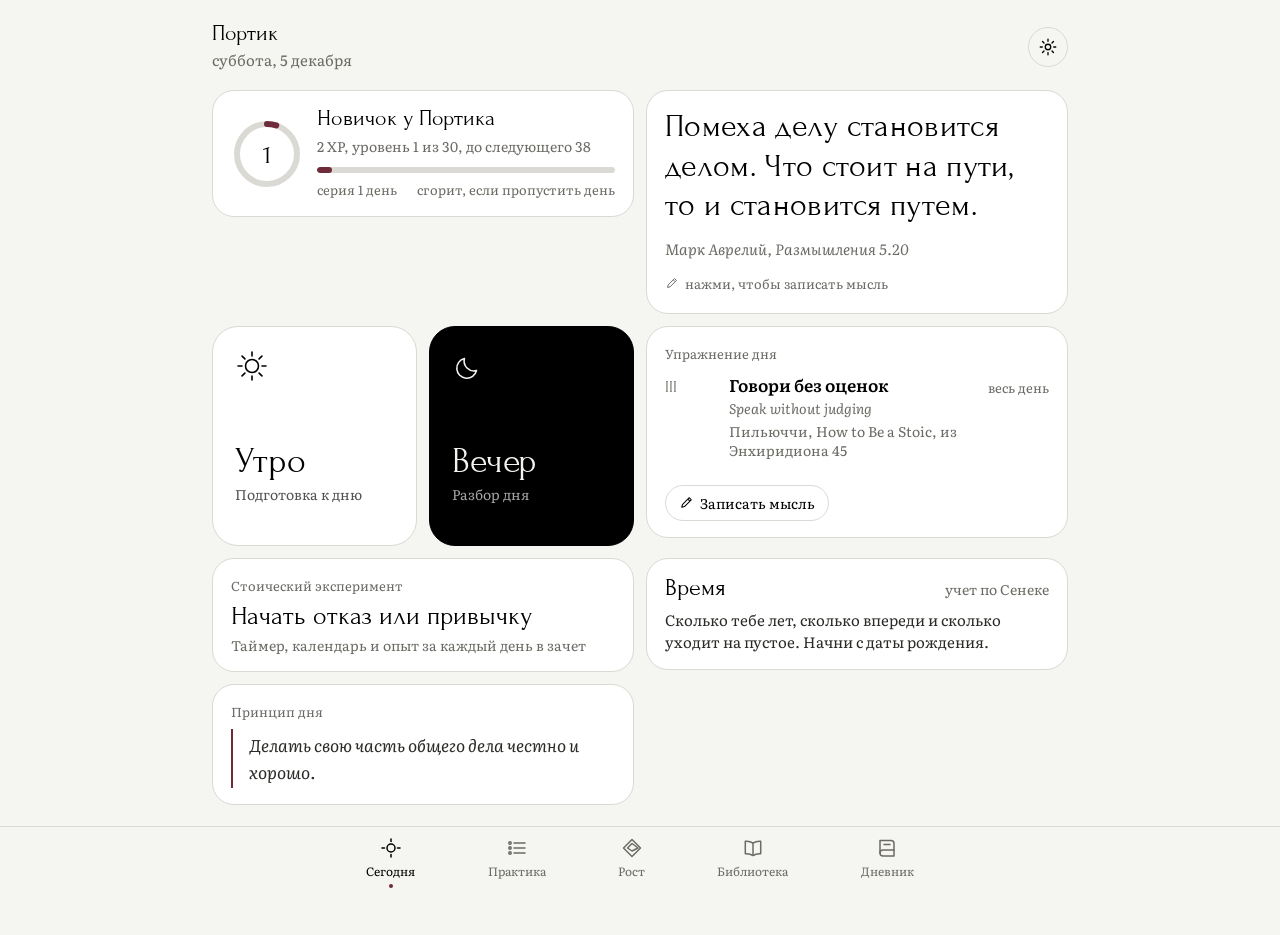
<file: index.html>
<!doctype html>
<html lang="ru">
<head>
<meta charset="utf-8">
<meta http-equiv="Content-Security-Policy" content="default-src 'self'; script-src 'self'; style-src 'self' 'unsafe-inline'; img-src 'self' data: blob:; font-src 'self'; connect-src 'self' https://api.dictionaryapi.dev https://api.mymemory.translated.net; worker-src 'self' blob:; object-src 'none'; base-uri 'self'; form-action 'none'">
<meta name="referrer" content="no-referrer">
<meta name="viewport" content="width=device-width, initial-scale=1, viewport-fit=cover">
<title>Портик: стоическая практика</title>
<meta name="description" content="Стоическая практика на каждый день: утро и вечер, упражнения, добродетель, учение и учет времени по Сенеке.">
<meta name="theme-color" content="#F5F5F2" media="(prefers-color-scheme: light)">
<meta name="theme-color" content="#000000" media="(prefers-color-scheme: dark)">
<meta name="apple-mobile-web-app-capable" content="yes">
<meta name="mobile-web-app-capable" content="yes">
<meta name="apple-mobile-web-app-status-bar-style" content="default">
<meta name="apple-mobile-web-app-title" content="Портик">
<link rel="manifest" href="manifest.webmanifest">
<link rel="icon" type="image/png" href="icons/icon-192.png">
<link rel="apple-touch-icon" href="icons/apple-touch-icon.png">
<link rel="preload" href="fonts/literata.woff2" as="font" type="font/woff2" crossorigin>
<link rel="preload" href="fonts/forum.woff2" as="font" type="font/woff2" crossorigin>
<script src="theme.js"></script>
<link rel="stylesheet" href="app.css">
<script src="app.js" defer></script>
</head>
<body>
<div id="main" class="app"></div>
<nav class="tabbar" aria-label="Разделы"><div class="tabbar-inner" id="tabs"></div></nav>
<div id="sheet"></div>
<div id="reader"></div>
<div id="toast" role="status" aria-live="polite"></div>
</body>
</html>
</file>
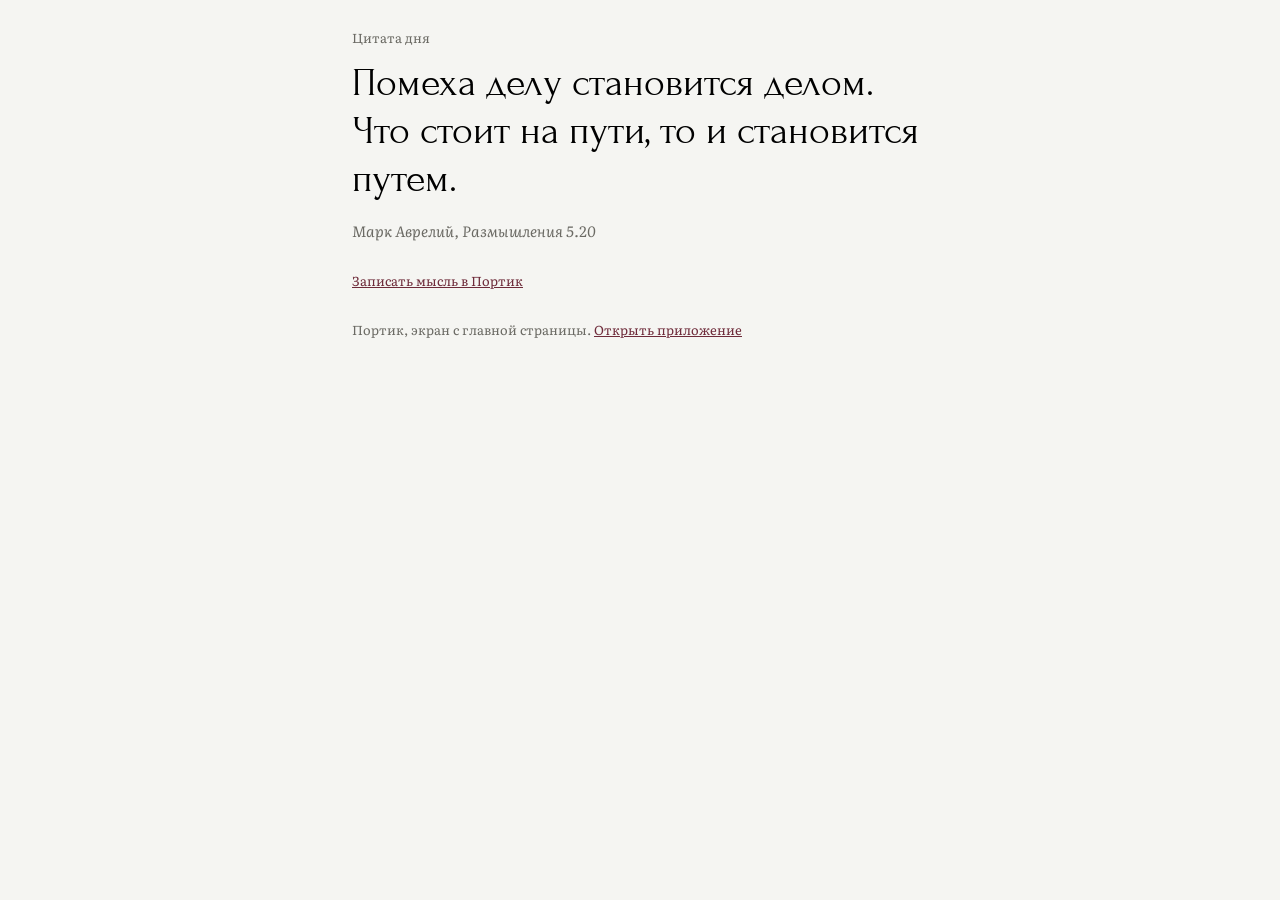
<file: w 11.53.07.html>
<!doctype html>
<html lang="ru">
<head>
<meta charset="utf-8">
<meta http-equiv="Content-Security-Policy" content="default-src 'self'; script-src 'self'; style-src 'self' 'unsafe-inline'; img-src 'self' data:; font-src 'self'; object-src 'none'; base-uri 'self'">
<meta name="referrer" content="no-referrer">
<meta name="viewport" content="width=device-width, initial-scale=1, viewport-fit=cover">
<title>Портик</title>
<meta name="apple-mobile-web-app-capable" content="yes">
<meta name="mobile-web-app-capable" content="yes">
<meta name="apple-mobile-web-app-status-bar-style" content="default">
<meta name="apple-mobile-web-app-title" content="Портик" id="apptitle">
<meta name="theme-color" content="#F5F5F2" media="(prefers-color-scheme: light)">
<meta name="theme-color" content="#000000" media="(prefers-color-scheme: dark)">
<link rel="apple-touch-icon" href="icons/apple-touch-icon.png">
<link rel="icon" type="image/png" href="icons/icon-192.png">
<style>
@font-face{font-family:'Forum';src:url('fonts/forum.woff2') format('woff2');font-weight:400;font-style:normal;font-display:swap}
@font-face{font-family:'Literata';src:url('fonts/literata.woff2') format('woff2');font-weight:400 600;font-style:normal;font-display:swap}
@font-face{font-family:'Literata';src:url('fonts/literata-italic.woff2') format('woff2');font-weight:400;font-style:italic;font-display:swap}
:root{--paper:#F5F5F2;--ink:#000;--text:#2A2A27;--stone:#6B6A64;--rule:#DAD9D3;--accent:#6E2B3A;color-scheme:light;padding-top:env(safe-area-inset-top,0px);padding-bottom:env(safe-area-inset-bottom,0px)}
@media (prefers-color-scheme:dark){:root{--paper:#000;--ink:#fff;--text:#E6E6E1;--stone:#9A9992;--rule:#2C2C2A;--accent:#D58C99;color-scheme:dark}}
*{box-sizing:border-box}html,body{background:var(--paper);margin:0;min-height:100%}
body{color:var(--text);font-family:'Literata',Georgia,serif;font-size:17px;line-height:1.6;-webkit-text-size-adjust:100%;padding:28px 22px 40px;max-width:620px;margin:0 auto;overflow-wrap:break-word}
.k{font-size:13px;color:var(--stone);margin:0 0 10px}
.q{font-family:'Forum','Times New Roman',serif;color:var(--ink);font-size:clamp(28px,7.6vw,40px);line-height:1.2;margin:0}
cite{display:block;margin-top:16px;font-style:italic;font-size:15px;color:var(--stone)}
h1{font-family:'Forum','Times New Roman',serif;font-weight:400;color:var(--ink);font-size:clamp(30px,8.6vw,38px);line-height:1.1;margin:0 0 6px;-webkit-hyphens:auto;hyphens:auto}
.m{font-size:14px;color:var(--stone);margin:0 0 18px}
ol{margin:0;padding:0;list-style:none;counter-reset:s}
ol li{counter-increment:s;display:grid;grid-template-columns:30px 1fr;gap:8px;padding:9px 0;border-top:1px solid var(--rule)}
ol li::before{content:counter(s);font-family:'Forum',serif;color:var(--stone);font-size:19px}
.big{font-family:'Forum','Times New Roman',serif;color:var(--ink);font-size:clamp(40px,13vw,64px);line-height:1;margin:6px 0}
.sub{font-size:15px;color:var(--stone)}
.stats{display:grid;grid-template-columns:repeat(auto-fit,minmax(96px,1fr));gap:12px;margin:18px 0}
.stats div{border-top:1px solid var(--rule);padding-top:8px}
.stats b{display:block;font-family:'Forum',serif;font-weight:400;font-size:26px;color:var(--ink);line-height:1.1}
.stats span{font-size:12.5px;color:var(--stone);line-height:1.3;display:block;margin-top:2px}
canvas{display:block;margin:14px 0}
.leg{display:flex;flex-wrap:wrap;gap:8px 16px;font-size:13px;color:var(--stone)}
.leg i{display:inline-block;width:10px;height:10px;border-radius:2px;margin-right:6px;vertical-align:middle}
.foot{margin-top:28px;font-size:13px;color:var(--stone)}
.foot a{color:var(--accent)}
.err{color:var(--stone)}
</style>
</head>
<body>
<div id="app"><p class="err">Загружаю…</p></div>
<script src="w.js" defer></script>
</body>
</html>
</file>
<file: app.css>
@font-face{font-family:'Forum';src:url('fonts/forum.woff2') format('woff2');font-weight:400;font-style:normal;font-display:swap}
@font-face{font-family:'Literata';src:url('fonts/literata.woff2') format('woff2');font-weight:400 600;font-style:normal;font-display:swap}
@font-face{font-family:'Literata';src:url('fonts/literata-italic.woff2') format('woff2');font-weight:400;font-style:italic;font-display:swap}
:root{
  --paper:#F5F5F2; --surface:#FFFFFF; --ink:#000000; --text:#2A2A27; --stone:#6B6A64; --rule:#DAD9D3;
  --accent:#6E2B3A; --accent-soft:#F2E7E9;
  --card-morning-border:#DAD9D3; --card-evening-border:#000000;
  --v-wisdom:#2F4A6B; --v-courage:#7A2E3E; --v-justice:#2F6A57; --v-temperance:#8C6A2A; --on-v:#FFFFFF;
  --display:'Forum','Times New Roman',Georgia,serif;
  --body:'Literata',Georgia,'Times New Roman',serif;
  color-scheme:light;
  box-sizing:border-box;
  padding-top:env(safe-area-inset-top,0px);
  padding-bottom:env(safe-area-inset-bottom,0px);
}
@media (prefers-color-scheme: dark){
  :root:not([data-theme="light"]){
    --paper:#000000; --surface:#151514; --ink:#FFFFFF; --text:#E6E6E1; --stone:#9A9992; --rule:#2C2C2A;
    --accent:#D58C99; --accent-soft:#2B161A;
    --card-morning-border:#FFFFFF; --card-evening-border:#3A3A37;
    --v-wisdom:#8FAAD0; --v-courage:#DB8F9C; --v-justice:#88C2AC; --v-temperance:#D7B672; --on-v:#000000;
    color-scheme:dark;
  }
}
:root[data-theme="dark"]{
  --paper:#000000; --surface:#151514; --ink:#FFFFFF; --text:#E6E6E1; --stone:#9A9992; --rule:#2C2C2A;
  --accent:#D58C99; --accent-soft:#2B161A;
  --card-morning-border:#FFFFFF; --card-evening-border:#3A3A37;
  --v-wisdom:#8FAAD0; --v-courage:#DB8F9C; --v-justice:#88C2AC; --v-temperance:#D7B672; --on-v:#000000;
  color-scheme:dark;
}
:root[data-theme="sepia"]{--paper:#F4ECD8;--surface:#FBF5E6;--ink:#2B2117;--text:#4A3A28;--stone:#7E6A50;--rule:#E0D2B4;--accent:#8A4B2A;--accent-soft:color-mix(in srgb,#8A4B2A 18%,#F4ECD8);--card-morning-border:#E0D2B4;--card-evening-border:#000000;--v-wisdom:#2F4A6B;--v-courage:#8A4B2A;--v-justice:#2F6A57;--v-temperance:#8C6A2A;--on-v:#FFFFFF;color-scheme:light}
:root[data-theme="darcula"]{--paper:#2B2B2B;--surface:#313335;--ink:#E8EDF2;--text:#A9B7C6;--stone:#808080;--rule:#3C3F41;--accent:#CC7832;--accent-soft:color-mix(in srgb,#CC7832 18%,#2B2B2B);--card-morning-border:#3C3F41;--card-evening-border:#3A3A37;--v-wisdom:#6897BB;--v-courage:#CC7832;--v-justice:#6A8759;--v-temperance:#FFC66D;--on-v:#000000;color-scheme:dark}
:root[data-theme="intellij"]{--paper:#FFFFFF;--surface:#F7F8FA;--ink:#000000;--text:#080808;--stone:#8C8C8C;--rule:#D4D4D4;--accent:#0033B3;--accent-soft:color-mix(in srgb,#0033B3 18%,#FFFFFF);--card-morning-border:#D4D4D4;--card-evening-border:#000000;--v-wisdom:#00627A;--v-courage:#0033B3;--v-justice:#067D17;--v-temperance:#1750EB;--on-v:#FFFFFF;color-scheme:light}
:root[data-theme="hc"]{--paper:#000000;--surface:#0A0A0A;--ink:#FFFFFF;--text:#FFFFFF;--stone:#BDBDBD;--rule:#7F7F7F;--accent:#FFD700;--accent-soft:color-mix(in srgb,#FFD700 18%,#000000);--card-morning-border:#7F7F7F;--card-evening-border:#3A3A37;--v-wisdom:#569CD6;--v-courage:#FF5555;--v-justice:#89D185;--v-temperance:#DCDCAA;--on-v:#000000;color-scheme:dark}
:root[data-theme="vsdark"]{--paper:#1F1F1F;--surface:#252526;--ink:#FFFFFF;--text:#D4D4D4;--stone:#8A8A8A;--rule:#3C3C3C;--accent:#569CD6;--accent-soft:color-mix(in srgb,#569CD6 18%,#1F1F1F);--card-morning-border:#3C3C3C;--card-evening-border:#3A3A37;--v-wisdom:#DCDCAA;--v-courage:#C586C0;--v-justice:#6A9955;--v-temperance:#B5CEA8;--on-v:#000000;color-scheme:dark}
:root[data-theme="vslight"]{--paper:#FFFFFF;--surface:#F3F3F3;--ink:#000000;--text:#1F1F1F;--stone:#717171;--rule:#E5E5E5;--accent:#0000FF;--accent-soft:color-mix(in srgb,#0000FF 18%,#FFFFFF);--card-morning-border:#E5E5E5;--card-evening-border:#000000;--v-wisdom:#795E26;--v-courage:#AF00DB;--v-justice:#008000;--v-temperance:#098658;--on-v:#FFFFFF;color-scheme:light}
:root[data-theme="monokai"]{--paper:#272822;--surface:#3E3D32;--ink:#FFFFFF;--text:#F8F8F2;--stone:#A59F85;--rule:#49483E;--accent:#F92672;--accent-soft:color-mix(in srgb,#F92672 18%,#272822);--card-morning-border:#49483E;--card-evening-border:#3A3A37;--v-wisdom:#66D9EF;--v-courage:#F92672;--v-justice:#A6E22E;--v-temperance:#E6DB74;--on-v:#000000;color-scheme:dark}
:root[data-theme="soldark"]{--paper:#002B36;--surface:#073642;--ink:#EEE8D5;--text:#93A1A1;--stone:#657B83;--rule:#0E4A5A;--accent:#268BD2;--accent-soft:color-mix(in srgb,#268BD2 18%,#002B36);--card-morning-border:#0E4A5A;--card-evening-border:#3A3A37;--v-wisdom:#268BD2;--v-courage:#DC322F;--v-justice:#859900;--v-temperance:#B58900;--on-v:#000000;color-scheme:dark}
:root[data-theme="sollight"]{--paper:#FDF6E3;--surface:#EEE8D5;--ink:#002B36;--text:#586E75;--stone:#839496;--rule:#D9D2BC;--accent:#268BD2;--accent-soft:color-mix(in srgb,#268BD2 18%,#FDF6E3);--card-morning-border:#D9D2BC;--card-evening-border:#000000;--v-wisdom:#268BD2;--v-courage:#DC322F;--v-justice:#859900;--v-temperance:#B58900;--on-v:#FFFFFF;color-scheme:light}
:root[data-theme="dracula"]{--paper:#282A36;--surface:#343746;--ink:#FFFFFF;--text:#F8F8F2;--stone:#8B95BF;--rule:#44475A;--accent:#BD93F9;--accent-soft:color-mix(in srgb,#BD93F9 18%,#282A36);--card-morning-border:#44475A;--card-evening-border:#3A3A37;--v-wisdom:#8BE9FD;--v-courage:#FF79C6;--v-justice:#50FA7B;--v-temperance:#F1FA8C;--on-v:#000000;color-scheme:dark}
:root[data-theme="nord"]{--paper:#2E3440;--surface:#3B4252;--ink:#ECEFF4;--text:#D8DEE9;--stone:#8591A8;--rule:#434C5E;--accent:#88C0D0;--accent-soft:color-mix(in srgb,#88C0D0 18%,#2E3440);--card-morning-border:#434C5E;--card-evening-border:#3A3A37;--v-wisdom:#81A1C1;--v-courage:#BF616A;--v-justice:#A3BE8C;--v-temperance:#EBCB8B;--on-v:#000000;color-scheme:dark}
:root[data-theme="onedark"]{--paper:#282C34;--surface:#21252B;--ink:#E6E6E6;--text:#ABB2BF;--stone:#7F848E;--rule:#3E4451;--accent:#61AFEF;--accent-soft:color-mix(in srgb,#61AFEF 18%,#282C34);--card-morning-border:#3E4451;--card-evening-border:#3A3A37;--v-wisdom:#61AFEF;--v-courage:#E06C75;--v-justice:#98C379;--v-temperance:#E5C07B;--on-v:#000000;color-scheme:dark}
:root[data-theme="ghlight"]{--paper:#FFFFFF;--surface:#F6F8FA;--ink:#1F2328;--text:#24292F;--stone:#6E7781;--rule:#D0D7DE;--accent:#0969DA;--accent-soft:color-mix(in srgb,#0969DA 18%,#FFFFFF);--card-morning-border:#D0D7DE;--card-evening-border:#000000;--v-wisdom:#0969DA;--v-courage:#CF222E;--v-justice:#1A7F37;--v-temperance:#BC4C00;--on-v:#FFFFFF;color-scheme:light}
:root[data-theme="ghdark"]{--paper:#0D1117;--surface:#161B22;--ink:#F0F6FC;--text:#C9D1D9;--stone:#8B949E;--rule:#30363D;--accent:#58A6FF;--accent-soft:color-mix(in srgb,#58A6FF 18%,#0D1117);--card-morning-border:#30363D;--card-evening-border:#3A3A37;--v-wisdom:#58A6FF;--v-courage:#F85149;--v-justice:#3FB950;--v-temperance:#D29922;--on-v:#000000;color-scheme:dark}
:root[data-theme="tnblue"]{--paper:#002451;--surface:#001C40;--ink:#FFFFFF;--text:#FFFFFF;--stone:#7285B7;--rule:#00346E;--accent:#BBDAFF;--accent-soft:color-mix(in srgb,#BBDAFF 18%,#002451);--card-morning-border:#00346E;--card-evening-border:#3A3A37;--v-wisdom:#BBDAFF;--v-courage:#FF9DA4;--v-justice:#D1F1A9;--v-temperance:#FFC58F;--on-v:#000000;color-scheme:dark}
:root[data-theme="abyss"]{--paper:#000C18;--surface:#051336;--ink:#FFFFFF;--text:#8AA0D8;--stone:#4F6AA6;--rule:#0E2659;--accent:#DDBB88;--accent-soft:color-mix(in srgb,#DDBB88 18%,#000C18);--card-morning-border:#0E2659;--card-evening-border:#3A3A37;--v-wisdom:#6688CC;--v-courage:#F280D0;--v-justice:#22AA44;--v-temperance:#DDBB88;--on-v:#000000;color-scheme:dark}
:root[data-theme="kimbie"]{--paper:#221A0F;--surface:#2E2213;--ink:#F4E3C8;--text:#D3AF86;--stone:#A57A4C;--rule:#5E452B;--accent:#F79A32;--accent-soft:color-mix(in srgb,#F79A32 18%,#221A0F);--card-morning-border:#5E452B;--card-evening-border:#3A3A37;--v-wisdom:#8AB1B0;--v-courage:#98676A;--v-justice:#889B4A;--v-temperance:#F79A32;--on-v:#000000;color-scheme:dark}
:root[data-theme="quiet"]{--paper:#F5F5F5;--surface:#FFFFFF;--ink:#111111;--text:#333333;--stone:#8E8E8E;--rule:#DADADA;--accent:#4B69C6;--accent-soft:color-mix(in srgb,#4B69C6 18%,#F5F5F5);--card-morning-border:#DADADA;--card-evening-border:#000000;--v-wisdom:#4B69C6;--v-courage:#AA3731;--v-justice:#448C27;--v-temperance:#AB6526;--on-v:#FFFFFF;color-scheme:light}
:root[data-theme="red"]{--paper:#390000;--surface:#580000;--ink:#FFFFFF;--text:#F8F8F8;--stone:#E7C0C0;--rule:#750000;--accent:#FFB454;--accent-soft:color-mix(in srgb,#FFB454 18%,#390000);--card-morning-border:#750000;--card-evening-border:#3A3A37;--v-wisdom:#FFB454;--v-courage:#F12727;--v-justice:#CD8D8D;--v-temperance:#FF9B9B;--on-v:#000000;color-scheme:dark}
:root[data-theme="palenight"]{--paper:#292D3E;--surface:#34324A;--ink:#EEFFFF;--text:#A6ACCD;--stone:#8089B3;--rule:#3A3F58;--accent:#82AAFF;--accent-soft:color-mix(in srgb,#82AAFF 18%,#292D3E);--card-morning-border:#3A3F58;--card-evening-border:#3A3A37;--v-wisdom:#82AAFF;--v-courage:#F07178;--v-justice:#C3E88D;--v-temperance:#FFCB6B;--on-v:#000000;color-scheme:dark}
:root[data-theme="gruvbox"]{--paper:#282828;--surface:#3C3836;--ink:#FBF1C7;--text:#EBDBB2;--stone:#928374;--rule:#504945;--accent:#FE8019;--accent-soft:color-mix(in srgb,#FE8019 18%,#282828);--card-morning-border:#504945;--card-evening-border:#3A3A37;--v-wisdom:#83A598;--v-courage:#FB4934;--v-justice:#B8BB26;--v-temperance:#FABD2F;--on-v:#000000;color-scheme:dark}
:root[data-theme="catppuccin"]{--paper:#1E1E2E;--surface:#313244;--ink:#FFFFFF;--text:#CDD6F4;--stone:#8B8FA8;--rule:#45475A;--accent:#CBA6F7;--accent-soft:color-mix(in srgb,#CBA6F7 18%,#1E1E2E);--card-morning-border:#45475A;--card-evening-border:#3A3A37;--v-wisdom:#89B4FA;--v-courage:#F38BA8;--v-justice:#A6E3A1;--v-temperance:#F9E2AF;--on-v:#000000;color-scheme:dark}
:root[data-theme="tokyo"]{--paper:#1A1B26;--surface:#24283B;--ink:#FFFFFF;--text:#C0CAF5;--stone:#737AA2;--rule:#3B4261;--accent:#7AA2F7;--accent-soft:color-mix(in srgb,#7AA2F7 18%,#1A1B26);--card-morning-border:#3B4261;--card-evening-border:#3A3A37;--v-wisdom:#7AA2F7;--v-courage:#F7768E;--v-justice:#9ECE6A;--v-temperance:#E0AF68;--on-v:#000000;color-scheme:dark}
*,*::before,*::after{box-sizing:border-box}
html{background:var(--paper);height:100%;scroll-padding-top:env(safe-area-inset-top,0px);-webkit-text-size-adjust:100%;text-size-adjust:100%}
body{margin:0;min-height:100%;overflow-wrap:break-word;background:var(--paper);color:var(--text);font-family:var(--body);font-size:17px;line-height:1.62;-webkit-font-smoothing:antialiased;text-rendering:optimizeLegibility}
body::before{content:"";position:fixed;inset:0 0 auto;height:env(safe-area-inset-top,0px);z-index:10;background:var(--paper)}
button{font:inherit;color:inherit;background:none;border:0;padding:0;cursor:pointer;touch-action:manipulation;-webkit-tap-highlight-color:transparent}
a,input,select,textarea{-webkit-tap-highlight-color:transparent}
button:focus-visible,a:focus-visible,textarea:focus-visible,select:focus-visible,input:focus-visible{outline:2px solid var(--accent);outline-offset:3px;border-radius:6px}
path:focus-visible{outline:none;stroke:var(--ink);stroke-width:2}
h1,h2,h3{font-weight:400;margin:0;-webkit-hyphens:auto;hyphens:auto}
.qa .a,.entry-title,.sink-head b,.principle,.s-list li,.pitem textarea,.doc-title,.row-title{overflow-wrap:anywhere}
p{margin:0}

.app{max-width:620px;margin:0 auto;padding:22px 22px 130px}

/* today */
.top{display:flex;justify-content:space-between;align-items:flex-start;gap:16px;margin-bottom:34px}
.brand{font-family:var(--display);font-size:22px;color:var(--ink);line-height:1.1}
.date{color:var(--stone);font-size:15px;margin-top:4px}
.streak{text-align:right;line-height:1.1}
.streak b{display:block;font-family:var(--display);font-weight:400;font-size:30px;color:var(--ink)}
.streak span{font-size:13px;color:var(--stone);white-space:nowrap}
.inscription{margin:0 0 38px}
.inscription p{font-family:var(--display);color:var(--ink);font-size:clamp(27px,7.4vw,38px);line-height:1.22;letter-spacing:.01em;text-wrap:pretty}
.inscription cite{display:block;margin-top:16px;font-style:italic;font-size:15px;color:var(--stone)}
.rituals{display:grid;grid-template-columns:1fr 1fr;gap:12px;margin-bottom:34px}
.ritual{position:relative;text-align:left;border-radius:26px;padding:18px 18px 20px;min-height:186px;display:flex;flex-direction:column;justify-content:space-between;transition:transform .15s ease}
.ritual:active{transform:scale(.985)}
.ritual.morning{background:#FFFFFF;color:#000;border:1px solid var(--card-morning-border)}
.ritual.evening{background:#000;color:#F3F3EF;border:1px solid var(--card-evening-border)}
.ritual svg{width:34px;height:34px}
.ritual .r-title{display:block;font-family:var(--display);font-size:30px;line-height:1;margin-top:28px}
.ritual small{display:block;font-size:14px;opacity:.68;margin-top:6px;line-height:1.35;min-height:2.7em}
.ritual .done{position:absolute;top:14px;right:14px;width:26px;height:26px;border-radius:50%;display:flex;align-items:center;justify-content:center;font-size:14px;line-height:1}
.ritual.morning .done{background:#000;color:#fff}
.ritual.evening .done{background:#fff;color:#000}
.block{margin-bottom:30px}
.block-title{font-size:14px;color:var(--stone);margin-bottom:10px}
.principle{font-style:italic;font-size:17px;color:var(--text);border-left:2px solid var(--accent);padding:2px 0 2px 16px}

/* rows */
.row{display:grid;grid-template-columns:clamp(30px,9vw,52px) minmax(0,1fr) auto;gap:12px;align-items:start;width:100%;text-align:left;padding:15px 0;border-top:1px solid var(--rule)}
.row:last-child{border-bottom:1px solid var(--rule)}
.disc{font-family:var(--display);color:var(--stone);font-size:16px;line-height:1.5;padding-top:1px}
.row-title{display:block;font-weight:600;color:var(--ink);font-size:17px;line-height:1.35}
.row-en{display:block;font-style:italic;color:var(--stone);font-size:14px;line-height:1.35;margin-top:2px}
.row-src{display:block;font-size:14px;color:var(--stone);margin-top:4px;line-height:1.35}
.row-time{font-size:13px;color:var(--stone);white-space:nowrap;padding-top:3px}

.page-head{margin:6px 0 24px}
.page-head h1{font-family:var(--display);color:var(--ink);font-size:clamp(34px,10.5vw,40px);line-height:1.05}
.page-head p{color:var(--stone);font-size:15px;margin-top:8px;max-width:48ch}
.chips{display:flex;gap:8px;overflow-x:auto;padding-bottom:4px;margin-bottom:10px;scrollbar-width:none}
.chips::-webkit-scrollbar{display:none}
.chip{flex:none;border:1px solid var(--rule);border-radius:99px;padding:7px 15px;font-size:15px;color:var(--text);background:transparent;line-height:1.3}
.chip[aria-pressed="true"]{background:var(--ink);color:var(--paper);border-color:var(--ink)}
.chip .n{font-family:var(--display);margin-right:6px}
.group{margin-top:26px}
.group h3,.sec-title{font-family:var(--display);color:var(--ink);font-size:25px;line-height:1.2}
.group .group-note,.sec-note{font-size:14px;color:var(--stone);margin:4px 0 12px}
.empty{color:var(--stone);padding:20px 0;font-size:16px}

/* journal */
.stats{display:flex;gap:28px;margin-bottom:26px}
.stats div b{display:block;font-family:var(--display);font-weight:400;font-size:34px;color:var(--ink);line-height:1.1}
.stats div span{font-size:14px;color:var(--stone)}
.day{margin-bottom:22px}
.day h3{font-family:var(--display);font-size:21px;color:var(--ink);margin-bottom:6px}
.entry{border-top:1px solid var(--rule)}
.entry:last-child{border-bottom:1px solid var(--rule)}
.entry-head{display:grid;grid-template-columns:30px 1fr auto;gap:10px;width:100%;text-align:left;padding:13px 0;align-items:center}
.entry-head svg{width:20px;height:20px;color:var(--stone)}
.entry-title{color:var(--ink);font-weight:600;font-size:16px;line-height:1.35}
.entry-time{font-size:13px;color:var(--stone)}
.entry-body{padding:0 0 16px 40px}
.qa{margin-bottom:14px}
.qa .q{font-size:14px;color:var(--stone);line-height:1.4}
.qa .a{white-space:pre-wrap;margin-top:2px}
.del{font-size:14px;color:var(--accent);padding:6px 0}

/* citadel */
.plist{display:flex;flex-direction:column;gap:12px;margin-bottom:14px}
.pitem{display:grid;grid-template-columns:1fr auto;gap:8px;align-items:start;background:var(--surface);border:1px solid var(--rule);border-radius:18px;padding:12px 14px}
.pitem textarea{border:0;background:transparent;font-size:17px;font-style:italic;padding:2px 0;min-height:52px}
.pitem button{color:var(--stone);font-size:20px;line-height:1;padding:4px 6px}
.actions-inline{display:flex;gap:10px;flex-wrap:wrap;margin-bottom:36px}
.btn{border-radius:99px;padding:11px 20px;font-size:16px;line-height:1.2}
.btn.primary{background:var(--ink);color:var(--paper)}
.btn.ghost{border:1px solid var(--rule)}
.btn.small{padding:7px 14px;font-size:14px}
.disc-list{margin:0 0 34px;padding:0;list-style:none}
.disc-list li{display:grid;grid-template-columns:clamp(30px,9vw,52px) minmax(0,1fr);gap:12px;padding:12px 0;border-top:1px solid var(--rule)}
.disc-list li:last-child{border-bottom:1px solid var(--rule)}
.disc-list b{font-weight:600;color:var(--ink)}
.books{margin:0 0 30px;padding:0;list-style:none}
.books li{padding:8px 0;line-height:1.45}
.books li span{color:var(--stone)}
.fine{font-size:13px;color:var(--stone);line-height:1.5}
textarea{width:100%;font:inherit;color:inherit;resize:none;overflow:hidden;line-height:1.55}

/* doctrine list */
.doc-row{display:grid;grid-template-columns:1fr auto;gap:12px;width:100%;text-align:left;padding:14px 0;border-top:1px solid var(--rule)}
.doc-row:last-child{border-bottom:1px solid var(--rule)}
.doc-title{display:block;font-weight:600;color:var(--ink);font-size:17px;line-height:1.35}
.doc-short{display:block;font-style:italic;color:var(--stone);font-size:15px;line-height:1.4;margin-top:3px}
.doc-term{font-family:var(--display);color:var(--stone);font-size:16px;white-space:nowrap;padding-top:2px}
.spacer{height:38px}

/* virtue */
.panel{background:var(--surface);border:1px solid var(--rule);border-radius:24px;padding:16px 16px 12px;margin-bottom:26px}
.panel-head{display:flex;justify-content:space-between;align-items:center;gap:10px;flex-wrap:wrap}
.seg{display:inline-flex;border:1px solid var(--rule);border-radius:99px;padding:3px;gap:2px}
.seg button{padding:5px 12px;border-radius:99px;font-size:14px;color:var(--stone);line-height:1.3}
.seg button[aria-pressed="true"]{background:var(--ink);color:var(--paper)}
.radar{width:100%;height:auto;display:block;margin:6px 0 2px;overflow:visible}
.radar .web{fill:none;stroke:var(--rule);stroke-width:1}
.radar .spoke{stroke:var(--rule);stroke-width:1}
.radar .lp{fill:var(--ink);fill-opacity:.09;stroke:var(--ink);stroke-width:1.6;stroke-linejoin:round}
.radar .lr{fill:none;stroke:var(--accent);stroke-width:1.8;stroke-dasharray:5 4;stroke-linejoin:round}
.radar .r-label{font-family:var(--display);font-size:16px}
.radar .r-sub{font-size:11.5px;fill:var(--stone)}
.radar .r-s{font-size:11px;fill:var(--text)}
.legend{display:flex;gap:16px;flex-wrap:wrap;font-size:13px;color:var(--stone);margin:2px 0 6px}
.legend i{display:inline-block;width:18px;height:0;border-top:2px solid var(--ink);vertical-align:middle;margin-right:6px}
.legend i.r{border-top:2px dashed var(--accent)}
.radar-empty{font-size:15px;color:var(--stone);text-align:center;margin:-6px 0 8px}
.insight{font-size:15px;line-height:1.5;margin:8px 0 4px}
.insight b{font-weight:600}
.bars{margin-top:10px}
.bar-row{display:grid;grid-template-columns:minmax(0,9.6em) minmax(24px,1fr) 2.8em;gap:10px;align-items:center;width:100%;text-align:left;padding:9px 0;border-top:1px solid var(--rule)}
.bar-name{font-weight:600;color:var(--ink);font-size:clamp(13.5px,4vw,15px);display:flex;align-items:center;gap:7px;min-width:0;white-space:nowrap}
.sw{display:inline-block;flex:none;width:9px;height:9px;border-radius:50%}
.bar-track{height:6px;border-radius:3px;background:var(--rule);overflow:hidden}
.bar-fill{display:block;height:100%;border-radius:3px}
.bar-val{font-size:13px;color:var(--stone);text-align:right;white-space:nowrap}
.panel-foot{display:flex;justify-content:space-between;align-items:center;gap:10px;flex-wrap:wrap;margin-top:12px}
.wheel{width:100%;max-width:440px;height:auto;display:block;margin:0 auto 6px}
.wheel path{cursor:pointer}
.wheel path:hover{opacity:.82}
.w-vlabel{font-family:var(--display);font-size:13px;fill:var(--on-v)}
.w-slabel{font-size:9px;fill:var(--ink)}
.w-center{font-family:var(--display);font-size:18px;fill:var(--ink)}
.w-center-sub{font-size:9.5px;fill:var(--stone)}
.vgroups{margin-top:8px}
.vgroup{padding:12px 0;border-top:1px solid var(--rule)}
.vgroup:last-child{border-bottom:1px solid var(--rule)}
.vgroup-head{display:flex;align-items:center;gap:8px;font-weight:600;color:var(--ink);font-size:16px;margin-bottom:8px}
.svchip{display:inline-flex;align-items:center;gap:7px;border:1px solid var(--rule);border-radius:99px;padding:5px 12px;font-size:14px;margin:0 6px 8px 0;line-height:1.3}
.vc-wisdom{fill:var(--v-wisdom)} .vc-courage{fill:var(--v-courage)} .vc-justice{fill:var(--v-justice)} .vc-temperance{fill:var(--v-temperance)}
.bg-wisdom{background:var(--v-wisdom)} .bg-courage{background:var(--v-courage)} .bg-justice{background:var(--v-justice)} .bg-temperance{background:var(--v-temperance)}

/* tab bar */
.tabbar{position:fixed;left:0;right:0;bottom:0;z-index:20;background:var(--paper);border-top:1px solid var(--rule);padding-bottom:env(safe-area-inset-bottom,0px)}
.tabbar-inner{max-width:620px;margin:0 auto;display:flex;justify-content:space-between}
.tab{flex:1 1 auto;padding:10px 3px 12px;font-size:clamp(9.5px,3.05vw,12px);color:var(--stone);display:flex;flex-direction:column;align-items:center;gap:3px;min-width:0;overflow:hidden}
.tab span{white-space:nowrap;max-width:100%;overflow:hidden;text-overflow:ellipsis}
.tab svg{width:22px;height:22px}
.tab[aria-current="page"]{color:var(--ink)}
.tab[aria-current="page"] .tab-dot{background:var(--accent)}
.tab-dot{width:4px;height:4px;border-radius:50%;background:transparent}

/* sheet */
.sheet{position:fixed;inset:0;z-index:40;display:flex;flex-direction:column;padding-top:env(safe-area-inset-top,0px);padding-bottom:env(safe-area-inset-bottom,0px)}
.sheet.enter{animation:rise .28s cubic-bezier(.2,.8,.2,1)}
@keyframes rise{from{transform:translateY(24px);opacity:0}to{transform:none;opacity:1}}
.sheet.t-page{background:var(--paper);color:var(--text)}
.sheet.t-morning{background:#FFFFFF;color:#2A2A27;--ink:#000;--text:#2A2A27;--stone:#6B6A64;--rule:#DAD9D3;--paper:#FFFFFF;--accent:#6E2B3A;color-scheme:light}
.sheet.t-evening{background:#000;color:#E8E8E3;--ink:#FFFFFF;--text:#E8E8E3;--stone:#9A9992;--rule:#2C2C2A;--paper:#000;--accent:#D58C99;color-scheme:dark}
.sheet-top{flex:none;display:flex;align-items:center;justify-content:space-between;gap:14px;padding:12px 20px 6px;max-width:660px;width:100%;margin:0 auto}
.sheet-top .close{font-size:15px;color:var(--stone);padding:6px 0}
.progress{display:flex;gap:4px;flex:1;max-width:240px}
.progress i{flex:1;height:3px;border-radius:2px;background:var(--rule)}
.progress i.on{background:var(--ink)}
.sheet-body{flex:1;overflow-y:auto;-webkit-overflow-scrolling:touch;overscroll-behavior:contain}
.sheet-inner{max-width:620px;margin:0 auto;padding:18px 22px 30px}
.sheet-foot{flex:none;border-top:1px solid var(--rule);background:var(--paper)}
.sheet-foot-inner{max-width:620px;margin:0 auto;display:flex;justify-content:space-between;align-items:center;gap:12px;padding:12px 22px}
.sheet-foot .back{color:var(--stone);font-size:16px;padding:10px 0}
.sheet-foot .next{background:var(--ink);color:var(--paper);border-radius:99px;padding:12px 26px;font-size:16px;margin-left:auto}
.kicker{font-size:14px;color:var(--stone);margin-bottom:12px}
.s-title{font-family:var(--display);color:var(--ink);font-size:clamp(29px,9vw,36px);line-height:1.08;margin-bottom:6px;-webkit-hyphens:auto;hyphens:auto}
.s-en{font-style:italic;color:var(--stone);font-size:15px;margin-bottom:22px}
.s-quote{font-family:var(--display);color:var(--ink);font-size:25px;line-height:1.3;margin:22px 0 10px}
.s-ref{font-style:italic;font-size:14px;color:var(--stone);margin-bottom:26px}
.s-idea{font-size:17px;margin-bottom:24px}
.s-meta{display:flex;gap:18px;flex-wrap:wrap;font-size:14px;color:var(--stone);margin-bottom:6px}
.s-meta span .n{font-family:var(--display);color:var(--ink);margin-right:5px}
.s-h{font-size:14px;color:var(--stone);margin:26px 0 8px}
.s-p{font-size:17px}
.s-drop{font-size:16px;color:var(--text);border-left:2px solid var(--rule);padding:2px 0 2px 14px}
.s-ul{margin:4px 0 0;padding:0;list-style:none}
.s-ul li{padding:9px 0 9px 18px;position:relative;border-top:1px solid var(--rule);font-size:16px;line-height:1.5}
.s-ul li:last-child{border-bottom:1px solid var(--rule)}
.s-ul li::before{content:"";position:absolute;left:2px;top:19px;width:6px;height:6px;border-radius:50%;background:var(--stone)}
.steps{margin:0 0 10px;padding:0;list-style:none;counter-reset:s}
.steps li{counter-increment:s;display:grid;grid-template-columns:30px 1fr;gap:8px;padding:9px 0;border-top:1px solid var(--rule)}
.steps li::before{content:counter(s);font-family:var(--display);color:var(--stone);font-size:19px;line-height:1.4}
.s-q{font-family:var(--display);color:var(--ink);font-size:clamp(25px,6.6vw,31px);line-height:1.22;margin:14px 0 8px}
.s-hint{font-size:15px;color:var(--stone);margin-bottom:16px}
.s-area{border:0;border-bottom:1px solid var(--rule);background:transparent;font-size:18px;padding:10px 0;min-height:132px}
.s-area:focus,.s-area:focus-visible{outline:none;border-radius:0;border-bottom-color:var(--ink)}
.s-list{margin:8px 0 20px;padding:0;list-style:none}
.s-list li{font-style:italic;padding:8px 0 8px 14px;border-left:2px solid var(--accent);margin-bottom:8px}
.virtues{display:flex;flex-wrap:wrap;gap:8px;margin:8px 0 18px}
.pick{width:100%;font:inherit;font-size:16px;color:var(--ink);background:transparent url("data:image/svg+xml,%3Csvg xmlns='http://www.w3.org/2000/svg' width='14' height='9' viewBox='0 0 14 9'%3E%3Cpath d='M1 1l6 6 6-6' fill='none' stroke='%237F7E77' stroke-width='1.6'/%3E%3C/svg%3E") no-repeat right 16px center;border:1px solid var(--rule);border-radius:14px;padding:12px 40px 12px 14px;margin:6px 0 14px;appearance:none;-webkit-appearance:none}
.pick option{color:#000}
.outro{font-family:var(--display);color:var(--ink);font-size:clamp(28px,7.6vw,38px);line-height:1.2;margin:30px 0 14px}
.slider-row{padding:16px 0;border-top:1px solid var(--rule)}
.slider-row:last-child{border-bottom:1px solid var(--rule)}
.slider-top{display:flex;justify-content:space-between;align-items:baseline;gap:10px}
.slider-top b{font-weight:600;color:var(--ink);display:flex;align-items:center;gap:8px}
.slider-top output{font-family:var(--display);font-size:22px;color:var(--ink)}
.slider-row small{display:block;color:var(--stone);font-size:14px;line-height:1.4;margin-top:2px}
.slider-row input{display:block;width:100%;accent-color:var(--ink);margin:12px 0 0;height:28px}

/* time */
.timecard{display:block;width:100%;text-align:left;background:var(--surface);border:1px solid var(--rule);border-radius:22px;padding:16px 18px 15px;margin-bottom:30px}
.tc-top{display:flex;justify-content:space-between;align-items:baseline;gap:10px}
.tc-title{font-family:var(--display);font-size:24px;color:var(--ink);line-height:1.1}
.tc-age{font-size:14px;color:var(--stone);text-align:right}
.lifebar{position:relative;display:block;height:8px;border-radius:4px;background:var(--rule);overflow:hidden;margin:12px 0 10px}
.lifebar i{position:absolute;top:0;bottom:0;display:block}
.lifebar .lived{left:0;background:var(--ink)}
.lifebar .waste{right:0;background:var(--accent)}
.tc-line{display:block;font-size:15px;line-height:1.45;color:var(--text)}
.t-age{font-family:var(--display);color:var(--ink);font-size:clamp(30px,8vw,40px);line-height:1.1;margin:4px 0 8px}
.t-sub{font-size:15px;color:var(--stone);line-height:1.5}
.link{color:var(--accent);text-decoration:underline;text-underline-offset:3px}
.field{display:flex;justify-content:space-between;align-items:center;flex-wrap:wrap;gap:8px 12px;padding:12px 0;border-top:1px solid var(--rule)}
.field label,.field>span{font-size:16px;color:var(--text)}
.field input[type=date]{font:inherit;font-size:16px;color:var(--ink);background:transparent;border:1px solid var(--rule);border-radius:12px;padding:7px 10px;min-width:0}
.stepper{display:inline-flex;align-items:center;gap:4px;flex:none}
.stepper button{min-width:34px;height:34px;white-space:nowrap;border:1px solid var(--rule);border-radius:99px;font-size:15px;color:var(--ink);padding:0 9px}
.stepper output{min-width:76px;white-space:nowrap;text-align:center;font-size:15px;color:var(--ink);font-variant-numeric:tabular-nums}
.sink{padding:14px 0 12px;border-top:1px solid var(--rule)}
.sink:last-of-type{border-bottom:1px solid var(--rule)}
.sink-head{display:flex;justify-content:space-between;align-items:center;gap:10px;margin-bottom:4px}
.sink-head b{font-weight:600;color:var(--ink);font-size:17px}
.sink-del{color:var(--stone);font-size:16px;padding:4px 6px}
.sink-line{display:flex;justify-content:space-between;align-items:center;gap:8px;padding:4px 0;flex-wrap:wrap}
.sink-lab{font-size:15px;color:var(--stone)}
.sink-note{font-size:14px;color:var(--stone);margin-top:4px}
.sink-note button{color:var(--accent);text-decoration:underline;text-underline-offset:3px}
.chips.wrap{flex-wrap:wrap;overflow:visible}
.sink-add{display:flex;gap:8px;margin:4px 0}
.sink-add input{flex:1;min-width:0;font:inherit;font-size:16px;color:var(--ink);background:transparent;border:1px solid var(--rule);border-radius:99px;padding:9px 14px}
.t-verdict{font-family:var(--display);color:var(--ink);font-size:clamp(24px,6.4vw,30px);line-height:1.25;margin:28px 0 14px}
.tstats{display:grid;grid-template-columns:repeat(auto-fit,minmax(96px,1fr));gap:12px;margin:4px 0 6px}
.tstats div{border-top:1px solid var(--rule);padding-top:8px}
.tstats b{display:block;font-family:var(--display);font-weight:400;font-size:clamp(20px,6vw,23px);color:var(--ink);line-height:1.15}
.tstats span{font-size:13px;color:var(--stone);line-height:1.35;display:block;margin-top:2px}
.lifegrid-wrap{margin:12px 0 4px}
.lifegrid-wrap canvas{display:block}
.glegend{display:flex;flex-wrap:wrap;gap:8px 16px;font-size:13px;color:var(--stone);margin:8px 0 4px}
.glegend span{display:inline-flex;align-items:center;gap:6px}
.glegend i{width:10px;height:10px;display:inline-block;border-radius:2px}
.cut{padding:14px 0 4px}
.cut-top{display:flex;justify-content:space-between;align-items:baseline;gap:10px;flex-wrap:wrap}
.cut-top label{font-size:16px;color:var(--text)}
.cut-top b{font-weight:600;color:var(--ink)}
.cut input{display:block;width:100%;accent-color:var(--ink);height:28px;margin:8px 0 0}
/* library */
.lib-actions{display:flex;gap:10px;flex-wrap:wrap;align-items:center;margin-bottom:28px}
.lib-busy{font-size:15px;color:var(--stone)}
.continue{display:block;width:100%;text-align:left;background:var(--surface);border:1px solid var(--rule);border-radius:22px;padding:16px 18px;margin-bottom:30px}
.continue .c-k{display:block;font-size:14px;color:var(--stone)}
.continue .c-t{display:block;font-family:var(--display);font-size:clamp(23px,6.6vw,28px);color:var(--ink);line-height:1.15;margin-top:4px;overflow-wrap:anywhere}
.continue .c-a{display:block;font-size:15px;color:var(--stone);margin-top:2px}
.pbar{display:block;height:5px;border-radius:3px;background:var(--rule);overflow:hidden;margin:12px 0 6px}
.pbar i{display:block;height:100%;background:var(--ink);border-radius:3px}
.c-p{font-size:13px;color:var(--stone)}
.book{display:grid;grid-template-columns:minmax(0,1fr) auto;gap:10px;align-items:center;padding:13px 0;border-top:1px solid var(--rule)}
.book:last-child{border-bottom:1px solid var(--rule)}
.book-open{display:block;text-align:left;min-width:0}
.book-t{display:block;font-weight:600;color:var(--ink);font-size:16px;line-height:1.35;overflow-wrap:anywhere}
.book-m{display:flex;gap:8px;align-items:center;flex-wrap:wrap;font-size:13px;color:var(--stone);margin-top:3px}
.tag{display:inline-block;font-size:11px;letter-spacing:.04em;border:1px solid var(--rule);border-radius:6px;padding:0 5px;line-height:1.6;color:var(--text)}
.book-del{color:var(--stone);font-size:15px;padding:6px 4px;white-space:nowrap}
/* dictionary sheet */
.dsearch{width:100%;font:inherit;font-size:16px;color:var(--ink);background:transparent;border:1px solid var(--rule);border-radius:99px;padding:9px 14px;margin:6px 0 12px}
.dword{border-top:1px solid var(--rule)}
.dword:last-child{border-bottom:1px solid var(--rule)}
.dword-head{display:block;width:100%;text-align:left;padding:12px 0}
.dword-t{font-weight:600;color:var(--ink);font-size:17px;overflow-wrap:anywhere}
.dword-ph{color:var(--stone);font-size:14px;margin-left:6px}
.dword-tr{display:block;font-size:16px;color:var(--text);margin-top:1px;overflow-wrap:anywhere}
.dword-cx{display:block;font-size:14px;font-style:italic;color:var(--stone);margin-top:3px;overflow-wrap:anywhere}
.dword-body{padding:0 0 14px}
.dfield{display:block;font-size:14px;color:var(--stone);margin:8px 0 4px}
.dinput{width:100%;font:inherit;font-size:16px;color:var(--ink);background:transparent;border:1px solid var(--rule);border-radius:12px;padding:8px 12px}
.drow{display:flex;gap:10px;flex-wrap:wrap;align-items:center;margin-top:10px}

/* reader */
#reader:empty{display:none}
.reader{position:fixed;inset:0;z-index:50;background:var(--r-bg);color:var(--r-fg);--r-pad:24px;--r-size:19px;--r-lh:1.65;--r-font:'Literata',Georgia,serif}
.rt-light{--r-bg:#FBFAF7;--r-fg:#1F1E1B;--r-muted:#6E6C66;--r-line:#E3E1DA;--r-accent:#6E2B3A;--r-sel:rgba(110,43,58,.16);--r-bar:rgba(251,250,247,.95);color-scheme:light}
.rt-sepia{--r-bg:#F4ECD8;--r-fg:#4A3A28;--r-muted:#7E6A50;--r-line:#E0D2B4;--r-accent:#8A4B2A;--r-sel:rgba(138,75,42,.18);--r-bar:rgba(244,236,216,.95);color-scheme:light}
.rt-gray{--r-bg:#4A4A4D;--r-fg:#E4E3DF;--r-muted:#B4B3AD;--r-line:#5E5E62;--r-accent:#F0B9C2;--r-sel:rgba(240,185,194,.25);--r-bar:rgba(74,74,77,.95);color-scheme:dark}
.rt-night{--r-bg:#1B1A18;--r-fg:#CFC8BA;--r-muted:#918B7F;--r-line:#302E2A;--r-accent:#D9A06A;--r-sel:rgba(217,160,106,.22);--r-bar:rgba(27,26,24,.95);color-scheme:dark}
.rt-black{--r-bg:#000000;--r-fg:#BDBAB2;--r-muted:#86837C;--r-line:#232322;--r-accent:#D9A06A;--r-sel:rgba(217,160,106,.22);--r-bar:rgba(0,0,0,.94);color-scheme:dark}
.rscroll{position:absolute;inset:0;overflow-y:auto;-webkit-overflow-scrolling:touch;overscroll-behavior:contain;padding:calc(64px + env(safe-area-inset-top,0px)) 0 calc(84px + env(safe-area-inset-bottom,0px))}
.rtext{max-width:36em;margin:0 auto;padding:0 var(--r-pad);font-family:var(--r-font);font-size:var(--r-size);line-height:var(--r-lh);color:var(--r-fg);overflow-wrap:break-word;-webkit-text-size-adjust:100%}
.rtext p,.rtext div{margin:0 0 .6em}
.rtext.justify p,.rtext.justify div{text-align:justify;-webkit-hyphens:auto;hyphens:auto}
.rtext h2,.rtext h3,.rtext h4{font-family:var(--r-font);font-weight:600;line-height:1.3;margin:1.4em 0 .8em;text-align:left;color:var(--r-fg)}
.rtext h2{font-size:1.4em}.rtext h3{font-size:1.25em}.rtext h4{font-size:1.1em}
.rtext em{font-style:italic}.rtext strong{font-weight:600}
.rtext blockquote{margin:1em 0 1em .6em;padding-left:1em;border-left:2px solid var(--r-line);font-style:italic}
.rtext ul,.rtext ol{padding-left:1.4em;margin:0 0 .8em}
.rtext .poem{margin:1em 0 1em 1em}.rtext .poem p,.rtext .v{margin:0;text-align:left}
.rtext .ta{text-align:right;font-style:italic}
.rtext hr{border:0;border-top:1px solid var(--r-line);margin:2em auto;width:30%}
.rtext pre{white-space:pre-wrap;font-size:.85em}
.rtext sup,.rtext sub{font-size:.7em;line-height:0}
.rch-k{max-width:36em;margin:0 auto 6px;padding:0 var(--r-pad);font-size:14px;color:var(--r-muted);font-family:var(--body)}
.rch-title{max-width:36em;margin:0 auto 1.2em;padding:0 var(--r-pad);font-family:var(--display);font-size:clamp(26px,7.4vw,34px);line-height:1.15;color:var(--r-fg);-webkit-hyphens:auto;hyphens:auto;overflow-wrap:break-word}
.rchnav{max-width:36em;margin:2.4em auto 0;padding:0 var(--r-pad);display:flex;flex-direction:column;gap:10px;font-family:var(--body)}
.rchnav button{display:block;width:100%;text-align:left;border:1px solid var(--r-line);border-radius:16px;padding:12px 16px;color:var(--r-fg);font-size:16px}
.rchnav button small{display:block;font-size:13px;color:var(--r-muted)}
.rbar{position:absolute;left:0;right:0;z-index:2;background:var(--r-bar);-webkit-backdrop-filter:blur(10px);backdrop-filter:blur(10px);font-family:var(--body);transition:transform .22s ease,opacity .22s ease}
.rtop{top:0;padding:calc(8px + env(safe-area-inset-top,0px)) 12px 8px;border-bottom:1px solid var(--r-line);display:flex;align-items:center;gap:6px}
.rbottom{bottom:0;padding:8px 18px calc(10px + env(safe-area-inset-bottom,0px));border-top:1px solid var(--r-line)}
.reader.bars-off .rtop{transform:translateY(-100%);opacity:0;pointer-events:none}
.reader.bars-off .rbottom{transform:translateY(100%);opacity:0;pointer-events:none}
.rbtn{color:var(--r-fg);font-size:15px;padding:8px 8px;border-radius:10px;white-space:nowrap;flex:none}
.rbtn svg{width:22px;height:22px;display:block}
.rtitle{flex:1;min-width:0;text-align:center;font-size:14px;color:var(--r-muted);white-space:nowrap;overflow:hidden;text-overflow:ellipsis}
.rinfo{display:flex;justify-content:space-between;gap:12px;font-size:13px;color:var(--r-muted)}
.rinfo span:first-child{min-width:0;white-space:nowrap;overflow:hidden;text-overflow:ellipsis}
.rinfo span:last-child{flex:none}
.rprog{height:3px;border-radius:2px;background:var(--r-line);margin-top:7px;overflow:hidden}
.rprog i{display:block;height:100%;background:var(--r-fg);opacity:.7}
.rshade{position:absolute;inset:0;z-index:3;background:rgba(0,0,0,.18)}
.rpanel{position:absolute;left:0;right:0;bottom:0;z-index:4;max-height:78%;overflow-y:auto;background:var(--r-bg);color:var(--r-fg);border-top:1px solid var(--r-line);border-radius:22px 22px 0 0;box-shadow:0 -10px 30px rgba(0,0,0,.18);padding:16px 20px calc(20px + env(safe-area-inset-bottom,0px));font-family:var(--body);animation:rise .22s ease}
.rpanel-in{max-width:560px;margin:0 auto}
.rp-head{display:flex;justify-content:space-between;align-items:flex-start;gap:12px;margin-bottom:8px}
.rp-title{font-family:var(--display);font-size:clamp(25px,7vw,30px);line-height:1.15;overflow-wrap:anywhere}
.rp-x{color:var(--r-muted);font-size:22px;line-height:1;padding:4px 6px;flex:none}
.rp-ph{font-size:15px;color:var(--r-muted)}
.rp-k{font-size:13px;color:var(--r-muted);margin:14px 0 5px}
.rp-def{font-size:15px;line-height:1.5;margin:4px 0}
.rp-def i{color:var(--r-muted)}
.rp-cx{font-size:15px;font-style:italic;color:var(--r-muted);line-height:1.5;overflow-wrap:anywhere}
.rp-in{width:100%;font:inherit;font-size:16px;color:var(--r-fg);background:transparent;border:1px solid var(--r-line);border-radius:12px;padding:9px 12px}
.rp-row{display:flex;gap:8px;flex-wrap:wrap;align-items:center;margin-top:14px}
.rp-btn{border-radius:99px;padding:10px 18px;font-size:15px;border:1px solid var(--r-line);color:var(--r-fg)}
.rp-btn.main{background:var(--r-fg);color:var(--r-bg);border-color:var(--r-fg)}
.rp-link{font-size:14px;color:var(--r-accent);text-decoration:underline;text-underline-offset:3px;padding:4px 2px}
.rp-swatches{display:grid;grid-template-columns:repeat(3,1fr);gap:8px}
.rp-sw{border:1.5px solid var(--r-line);border-radius:14px;padding:10px 6px;font-size:14px;text-align:center;line-height:1.25}
.rp-sw b{display:block;font-family:'Literata',Georgia,serif;font-size:19px;font-weight:400}
.rp-sw[aria-pressed="true"]{border-color:var(--r-accent);box-shadow:0 0 0 1px var(--r-accent) inset}
.rp-seg{display:flex;border:1px solid var(--r-line);border-radius:99px;padding:3px;gap:2px}
.rp-seg button{flex:1;padding:6px 6px;border-radius:99px;font-size:14px;color:var(--r-muted);white-space:nowrap}
.rp-seg button[aria-pressed="true"]{background:var(--r-fg);color:var(--r-bg)}
.rp-step{display:flex;align-items:center;gap:10px}
.rp-step button{min-width:44px;height:38px;border:1px solid var(--r-line);border-radius:99px;color:var(--r-fg);font-size:16px}
.rp-step output{min-width:48px;text-align:center;font-size:16px}
.rp-toc button{display:block;width:100%;text-align:left;padding:10px 0;border-top:1px solid var(--r-line);font-size:15px;color:var(--r-fg);overflow-wrap:anywhere}
.rp-toc button[aria-current="true"]{font-weight:600;color:var(--r-accent)}
.rsel{position:absolute;left:50%;transform:translateX(-50%);bottom:calc(76px + env(safe-area-inset-bottom,0px));z-index:3;max-width:calc(100% - 32px);background:var(--r-fg);color:var(--r-bg);border-radius:99px;padding:10px 18px;font-size:15px;font-family:var(--body);white-space:nowrap;overflow:hidden;text-overflow:ellipsis;box-shadow:0 6px 20px rgba(0,0,0,.2)}
.reader.split .rpane{position:absolute;left:0;right:0}
.reader.split .rpane.p-top{top:0;height:50%;padding-bottom:18px;border-bottom:1px solid var(--r-line)}
.reader.split .rpane.p-bottom{top:50%;height:50%;padding-top:14px}
.reader.split .rpane .rch-title{font-size:clamp(20px,5.6vw,26px)}
.rbtn[aria-pressed="true"]{color:var(--r-accent)}
::highlight(rword){background-color:var(--r-sel)}
::highlight(rsaved){text-decoration:underline dotted;text-decoration-color:var(--r-accent);text-decoration-thickness:1.5px;text-underline-offset:3px}

/* v3 ui refresh */
.page-head h1{font-size:clamp(30px,8.6vw,36px)}
.page-head{margin:4px 0 18px}
.segbar{display:flex;border:1px solid var(--rule);border-radius:99px;padding:3px;gap:2px;margin:14px 0 22px}
.segbar button{flex:1;padding:8px 4px;border-radius:99px;font-size:clamp(13px,4vw,15px);color:var(--stone);white-space:nowrap;overflow:hidden;text-overflow:ellipsis;min-width:0}
.segbar button[aria-pressed="true"]{background:var(--ink);color:var(--paper)}
.card{background:var(--surface);border:1px solid var(--rule);border-radius:22px;padding:16px 18px;margin-bottom:12px}
.card.tap{display:block;width:100%;text-align:left}
.card-k{display:block;font-size:13px;color:var(--stone);margin-bottom:6px}
.card-t{display:block;font-family:var(--display);font-size:clamp(22px,6.2vw,26px);line-height:1.15;color:var(--ink)}
.card-s{display:block;font-size:14px;color:var(--stone);margin-top:4px;line-height:1.4}
.grid2{display:grid;grid-template-columns:1fr 1fr;gap:12px;margin-bottom:12px}
.grid2 .card{margin-bottom:0}
.home-top{display:flex;justify-content:space-between;align-items:center;gap:12px;margin-bottom:18px}
.home-top .date{margin-top:2px}
.iconbtn{display:inline-flex;align-items:center;justify-content:center;width:40px;height:40px;border:1px solid var(--rule);border-radius:50%;color:var(--ink)}
.iconbtn svg{width:20px;height:20px}
.card .row:first-child,.card .card-k + .row{border-top:0;padding-top:4px}
.card .row:last-child{border-bottom:0;padding-bottom:4px}
.card .inscription{margin:0}
.card .inscription p{font-size:clamp(24px,6.6vw,32px)}
.card .inscription cite{margin-top:12px}
.card .rituals{margin-bottom:0}
.card .principle{margin:0}
.card .timecard{border:0;padding:0;margin:0;background:transparent}
.lvl{display:grid;grid-template-columns:72px minmax(0,1fr);gap:14px;align-items:center}
.ring{width:72px;height:72px;display:block}
.ring .bg{fill:none;stroke:var(--rule);stroke-width:6}
.ring .fg{fill:none;stroke:var(--accent);stroke-width:6;stroke-linecap:round;transition:stroke-dashoffset .4s ease}
.ring text{font-family:var(--display);font-size:26px;fill:var(--ink)}
.lvl-name{font-family:var(--display);font-size:clamp(19px,5.6vw,22px);color:var(--ink);line-height:1.1;overflow-wrap:break-word;-webkit-hyphens:auto;hyphens:auto}
.lvl-sub{font-size:14px;color:var(--stone);margin-top:3px}
.xpbar{display:block;height:6px;border-radius:3px;background:var(--rule);overflow:hidden;margin-top:10px}
.xpbar i{display:block;height:100%;background:var(--accent);border-radius:3px}
.lvl-foot{display:flex;justify-content:space-between;gap:10px;font-size:13px;color:var(--stone);margin-top:6px}
.wordcard-t{display:block;font-family:var(--display);font-size:28px;color:var(--ink);line-height:1.1;margin-top:2px}
.wordcard-a{display:block;font-size:16px;margin-top:6px;color:var(--text)}
.hidden-ans{color:var(--stone);font-style:italic}
/* experiments */
.exp{background:var(--surface);border:1px solid var(--rule);border-radius:22px;padding:14px 16px;margin-bottom:12px}
.exp-head{display:flex;justify-content:space-between;align-items:flex-start;gap:10px}
.exp-title{display:block;text-align:left;font-weight:600;color:var(--ink);font-size:17px;line-height:1.3;overflow-wrap:anywhere}
.exp-type{display:inline-block;font-size:11px;letter-spacing:.04em;border-radius:6px;padding:1px 6px;line-height:1.6;margin-top:4px}
.exp-type.avoid{background:var(--accent-soft);color:var(--accent)}
.exp-type.do{background:var(--rule);color:var(--text)}
.exp-timer{font-family:var(--display);font-size:clamp(24px,6.8vw,30px);color:var(--ink);line-height:1.1;margin:10px 0 2px;font-variant-numeric:tabular-nums}
.exp-sub{font-size:14px;color:var(--stone)}
.exp-bar{display:block;height:5px;border-radius:3px;background:var(--rule);overflow:hidden;margin:10px 0 12px}
.exp-bar i{display:block;height:100%;border-radius:3px;background:var(--ink)}
.exp-actions{display:flex;gap:8px;flex-wrap:wrap}
.exp-actions .btn{padding:9px 16px;font-size:15px}
.exp-done{font-size:14px;color:var(--stone)}
.exp-done b{color:var(--ink);font-weight:600}
.heat{display:grid;grid-auto-flow:column;grid-template-rows:repeat(7,10px);gap:3px;margin:12px 0 6px;overflow-x:auto}
.heat i{display:block;width:10px;height:10px;border-radius:2px;background:var(--rule)}
.heat i.ok{background:var(--v-justice)}
.heat i.fail{background:var(--accent)}
.heat i.today{box-shadow:0 0 0 1.5px var(--ink) inset}
.heat-legend{display:flex;gap:14px;font-size:12px;color:var(--stone);margin-bottom:12px}
.heat-legend i{display:inline-block;width:10px;height:10px;border-radius:2px;vertical-align:middle;margin-right:5px}
.stat4{display:grid;grid-template-columns:repeat(auto-fit,minmax(70px,1fr));gap:10px;margin:8px 0 14px}
.stat4 div{border-top:1px solid var(--rule);padding-top:8px}
.stat4 b{display:block;font-family:var(--display);font-weight:400;font-size:24px;color:var(--ink);line-height:1.1}
.stat4 span{display:block;font-size:12.5px;color:var(--stone);line-height:1.3;margin-top:2px}
.presets{display:flex;flex-wrap:wrap;gap:8px;margin:6px 0 14px}
.bars-svg{width:100%;height:auto;display:block;margin:6px 0 4px}
.bars-svg .bar{fill:var(--ink);opacity:.8}
.bars-svg .bar.exp{fill:var(--v-justice)}
.bars-svg .lab{font-size:10px;fill:var(--stone);font-family:var(--body)}
.bars-svg .val{font-size:10px;fill:var(--stone);font-family:var(--body)}
.bars-svg .axis{stroke:var(--rule)}
/* progress / badges */
.badges{display:grid;grid-template-columns:repeat(auto-fill,minmax(104px,1fr));gap:10px;margin:8px 0 20px}
.badge{border:1px solid var(--rule);border-radius:18px;padding:12px 10px;text-align:center;background:var(--surface)}
.badge .bi{font-family:var(--display);font-size:24px;color:var(--ink);line-height:1}
.badge .bn{display:block;font-size:13px;color:var(--ink);margin-top:6px;line-height:1.25;overflow-wrap:break-word;-webkit-hyphens:auto;hyphens:auto}
.badge .bd{display:block;font-size:11.5px;color:var(--stone);margin-top:3px;line-height:1.3}
.badge.locked{opacity:.45}
.xp-list{margin:0 0 20px;padding:0;list-style:none}
.xp-list li{display:flex;justify-content:space-between;gap:10px;padding:8px 0;border-top:1px solid var(--rule);font-size:15px}
.xp-list li:last-child{border-bottom:1px solid var(--rule)}
.xp-list li b{font-weight:600;color:var(--ink);white-space:nowrap}
/* home config */
.hrow{display:grid;grid-template-columns:1fr auto auto auto;gap:6px;align-items:center;padding:8px 0;border-top:1px solid var(--rule)}
.hrow:last-child{border-bottom:1px solid var(--rule)}
.hrow .hn{font-size:16px}
.hrow .hn.off{color:var(--stone)}
.hrow button{min-width:36px;height:34px;border:1px solid var(--rule);border-radius:99px;font-size:14px;color:var(--ink)}
.hrow button[aria-pressed="true"]{background:var(--ink);color:var(--paper)}
.wlink{display:block;width:100%;text-align:left;padding:12px 0;border-top:1px solid var(--rule);font-size:16px;color:var(--ink)}
.wlink small{display:block;font-size:13px;color:var(--stone);margin-top:2px}
.wlink:last-child{border-bottom:1px solid var(--rule)}
.field-col{margin:10px 0}
.field-col label{display:block;font-size:14px;color:var(--stone);margin-bottom:6px}
.field-col input,.field-col textarea{width:100%;font:inherit;font-size:16px;color:var(--ink);background:transparent;border:1px solid var(--rule);border-radius:12px;padding:9px 12px}
.tiny-seg{display:inline-flex;border:1px solid var(--rule);border-radius:99px;padding:3px;gap:2px}
.tiny-seg button{padding:6px 14px;border-radius:99px;font-size:14px;color:var(--stone)}
.tiny-seg button[aria-pressed="true"]{background:var(--ink);color:var(--paper)}

/* live timer */
.tq{display:flex;gap:8px;flex-wrap:wrap;margin-top:12px}
.tq .chip{flex:0 1 auto;max-width:100%;white-space:normal;text-align:left;line-height:1.3}
.tnow{display:flex;justify-content:space-between;align-items:center;gap:12px;margin-top:12px;padding:12px 14px;border-radius:16px;background:var(--accent-soft)}
.tnow .tn{font-size:14px;color:var(--text);min-width:0;overflow-wrap:anywhere}
.tnow b{display:block;font-family:var(--display);font-weight:400;font-size:26px;color:var(--ink);font-variant-numeric:tabular-nums;line-height:1.1}
.tnow.big{display:block;padding:16px 18px}
.tnow.big b{font-size:clamp(40px,12vw,56px)}
.tnow.big .tn{white-space:normal;font-size:16px;margin-bottom:4px}
.tnow .btn{flex:none}
.rec{display:inline-block;width:8px;height:8px;border-radius:50%;background:var(--accent);margin-right:7px;vertical-align:middle;animation:blink 1.2s ease-in-out infinite}
@keyframes blink{50%{opacity:.2}}
.nudge{font-size:14px;color:var(--accent);margin-top:8px}
.sess{display:grid;grid-template-columns:minmax(0,1fr) auto auto;gap:10px;align-items:center;padding:8px 0;border-top:1px solid var(--rule);font-size:15px}
.sess:last-child{border-bottom:1px solid var(--rule)}
.sess .st{color:var(--stone);font-size:13px;white-space:nowrap}
.sess .sd{color:var(--stone);font-size:14px;padding:4px 6px}
.sink-head .play{flex:none;border:1px solid var(--rule);border-radius:99px;padding:6px 14px;font-size:14px;color:var(--ink);margin-left:auto;margin-right:6px;white-space:nowrap}
.sink-head .play[aria-pressed="true"]{background:var(--accent);color:#fff;border-color:var(--accent)}
/* sea of philosophy */
.sea-wrap{margin:14px 0 10px;border:1px solid var(--rule);border-radius:22px;overflow:hidden;background:var(--surface)}
.sea{width:100%;height:auto;display:block}
.sea .water{fill:color-mix(in srgb,var(--v-wisdom) 10%,var(--surface))}
.sea .wave{stroke:var(--v-wisdom);stroke-width:.7;opacity:.35}
.sea .island{fill:var(--paper);stroke:var(--rule);stroke-width:1.2}
.sea .island-name{font-family:var(--display);font-size:11px;fill:var(--stone);letter-spacing:.04em}
.sea .route{stroke:var(--accent);stroke-width:1.2;stroke-dasharray:3 4;fill:none}
.sea .harbor{cursor:pointer}
.sea .pier{fill:var(--surface);stroke:var(--ink);stroke-width:1.8}
.sea .r-root .pier{stroke:var(--ink)}
.sea .r-rival .pier{stroke:var(--accent)}
.sea .r-kin .pier{stroke:var(--v-justice)}
.sea .r-heir .pier{stroke:var(--v-wisdom)}
.sea .r-home .pier{fill:var(--ink);stroke:var(--ink)}
.sea .visited .pier{fill:var(--rule)}
.sea .r-home.visited .pier{fill:var(--ink)}
.sea .here .pier{stroke-width:3}
.sea .flag{fill:var(--accent);stroke:var(--accent);stroke-width:1.2;stroke-linejoin:round}
.sea .harbor-name{font-family:var(--body);font-size:9.5px;fill:var(--text);paint-order:stroke;stroke:var(--surface);stroke-width:3px;stroke-linejoin:round}
.sea .here .harbor-name{font-weight:600;fill:var(--ink)}
.sea .ship{transition:transform .9s cubic-bezier(.45,.05,.3,1)}
.sea .ship .hull{fill:var(--ink)}
.sea .ship .mast{stroke:var(--ink);stroke-width:1.5}
.sea .ship .sail{fill:var(--accent)}
.sea .ship .sail2{fill:var(--paper);stroke:var(--ink);stroke-width:.8}
.sea .compass circle{fill:none;stroke:var(--rule)}
.sea .compass path{fill:var(--stone)}
.sea .compass text{font-family:var(--display);font-size:10px;fill:var(--stone)}
.sea .harbor:focus-visible .pier{stroke:var(--accent);stroke-width:3}
.sea-legend i{border-top:0;width:10px;height:10px;border-radius:50%;background:var(--surface);border:2px solid var(--ink)}
.sea-legend i.r-rival{border-color:var(--accent)}
.sea-legend i.r-kin{border-color:var(--v-justice)}
.sea-legend i.r-heir{border-color:var(--v-wisdom)}
@media (prefers-reduced-motion: reduce){.sea .ship{transition:none}}
/* theme swatches */
.theme-grid{display:grid;grid-template-columns:repeat(auto-fill,minmax(96px,1fr));gap:8px;margin:6px 0 10px}
.tsw{border:1.5px solid var(--rule);border-radius:14px;padding:10px 8px 8px;text-align:left;min-width:0}
.tsw b{display:block;font-family:var(--display);font-weight:400;font-size:19px;line-height:1}
.tsw span{display:block;font-size:11.5px;margin-top:4px;line-height:1.25;opacity:.85;overflow-wrap:break-word}
.tsw .dots{display:flex;gap:4px;margin-top:7px}
.tsw .dots i{width:9px;height:9px;border-radius:50%;display:block}
.tsw[aria-pressed="true"]{border-color:var(--accent);box-shadow:0 0 0 1px var(--accent) inset}
.theme-group{font-size:13px;color:var(--stone);margin:14px 0 6px}
/* notes */
.notebtn{display:inline-flex;align-items:center;gap:6px;border:1px solid var(--rule);border-radius:99px;padding:6px 13px;font-size:14px;color:var(--ink);margin-top:10px;background:transparent}
.notebtn svg{width:15px;height:15px}
.quote-tap{display:block;width:100%;text-align:left}
.quote-tap .tap-hint{display:inline-flex;align-items:center;gap:6px;font-size:13px;color:var(--stone);margin-top:12px}
.quote-tap .tap-hint svg{width:14px;height:14px}
.note-src{border-left:2px solid var(--rule);padding:2px 0 2px 14px;margin:12px 0 18px}
.note-src .ns-t{font-family:var(--display);color:var(--ink);font-size:clamp(20px,5.6vw,24px);line-height:1.3}
.note-src .ns-r{font-style:italic;font-size:14px;color:var(--stone);margin-top:6px}
.qa .q.src{font-style:italic}
.tx-wisdom{color:var(--v-wisdom)} .tx-courage{color:var(--v-courage)} .tx-justice{color:var(--v-justice)} .tx-temperance{color:var(--v-temperance)}
.toast{position:fixed;left:50%;bottom:calc(84px + env(safe-area-inset-bottom,0px));transform:translateX(-50%);z-index:60;background:var(--ink);color:var(--paper);padding:10px 18px;border-radius:16px;font-size:15px;line-height:1.4;max-width:min(420px,calc(100% - 40px));width:max-content;text-align:center;animation:toastin .2s ease}
@keyframes toastin{from{opacity:0;transform:translate(-50%,12px)}to{opacity:1;transform:translate(-50%,0)}}
.sr{position:absolute!important;width:1px;height:1px;padding:0;margin:-1px;overflow:hidden;clip:rect(0 0 0 0);clip-path:inset(50%);white-space:nowrap;border:0}
@media (min-width:560px){
  .ritual{min-height:220px;padding:22px}
  .ritual .r-title{font-size:36px}
}
@media (prefers-reduced-motion: reduce){
  *{animation:none!important;transition:none!important}
  ::view-transition-group(*),::view-transition-old(*),::view-transition-new(*){animation:none!important}
}
@media (prefers-contrast: more){
  :root{--rule:#9A9992;--stone:#4A4944}
  :root[data-theme="dark"],:root:not([data-theme="light"]){--rule:#6E6D66}
}
::view-transition-old(root),::view-transition-new(root){animation-duration:.18s}
@media (min-width:760px){
  .app{max-width:900px}
  #main > .card,#main > .rituals,#main > .exp,#main > .home-top{max-width:none}
  .home-grid{display:grid;grid-template-columns:1fr 1fr;gap:12px;align-items:start}
  .home-grid > *{margin-bottom:0}
  .home-grid .rituals{margin-bottom:0}
}
</file>
